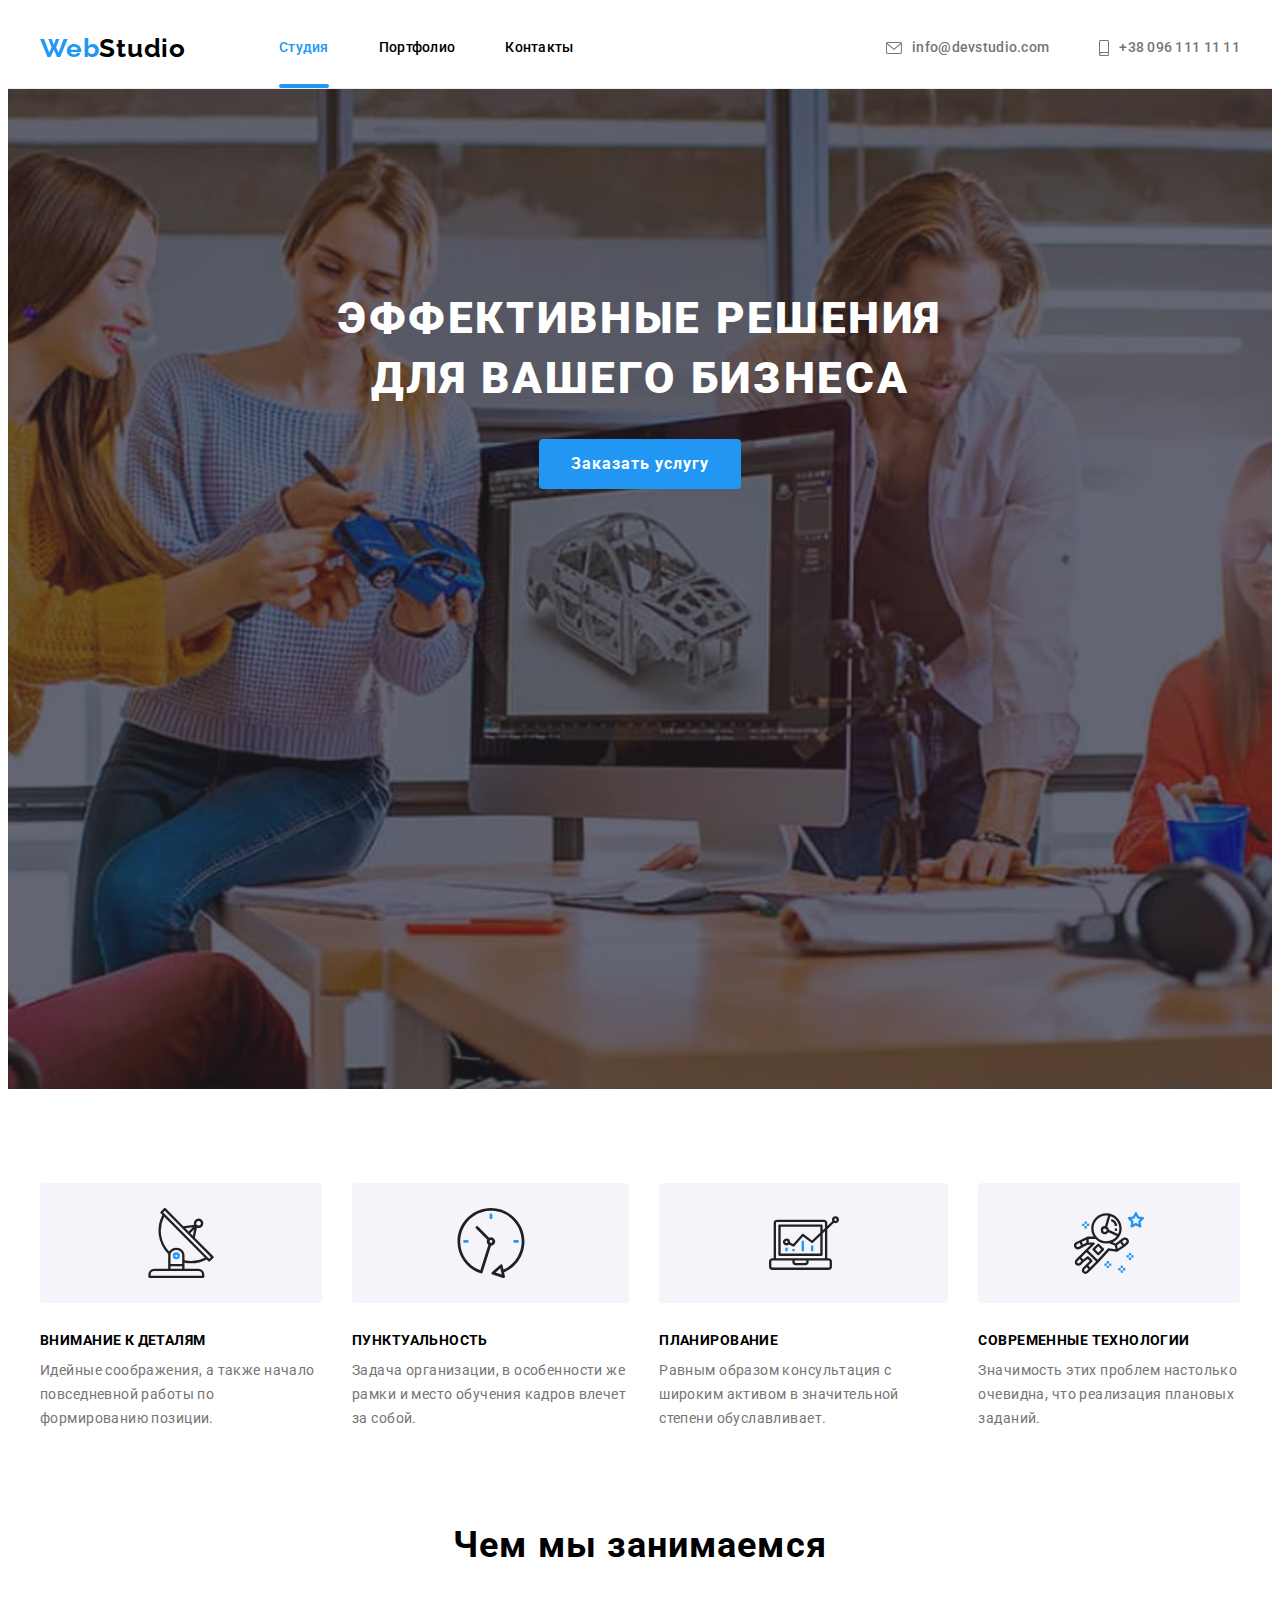
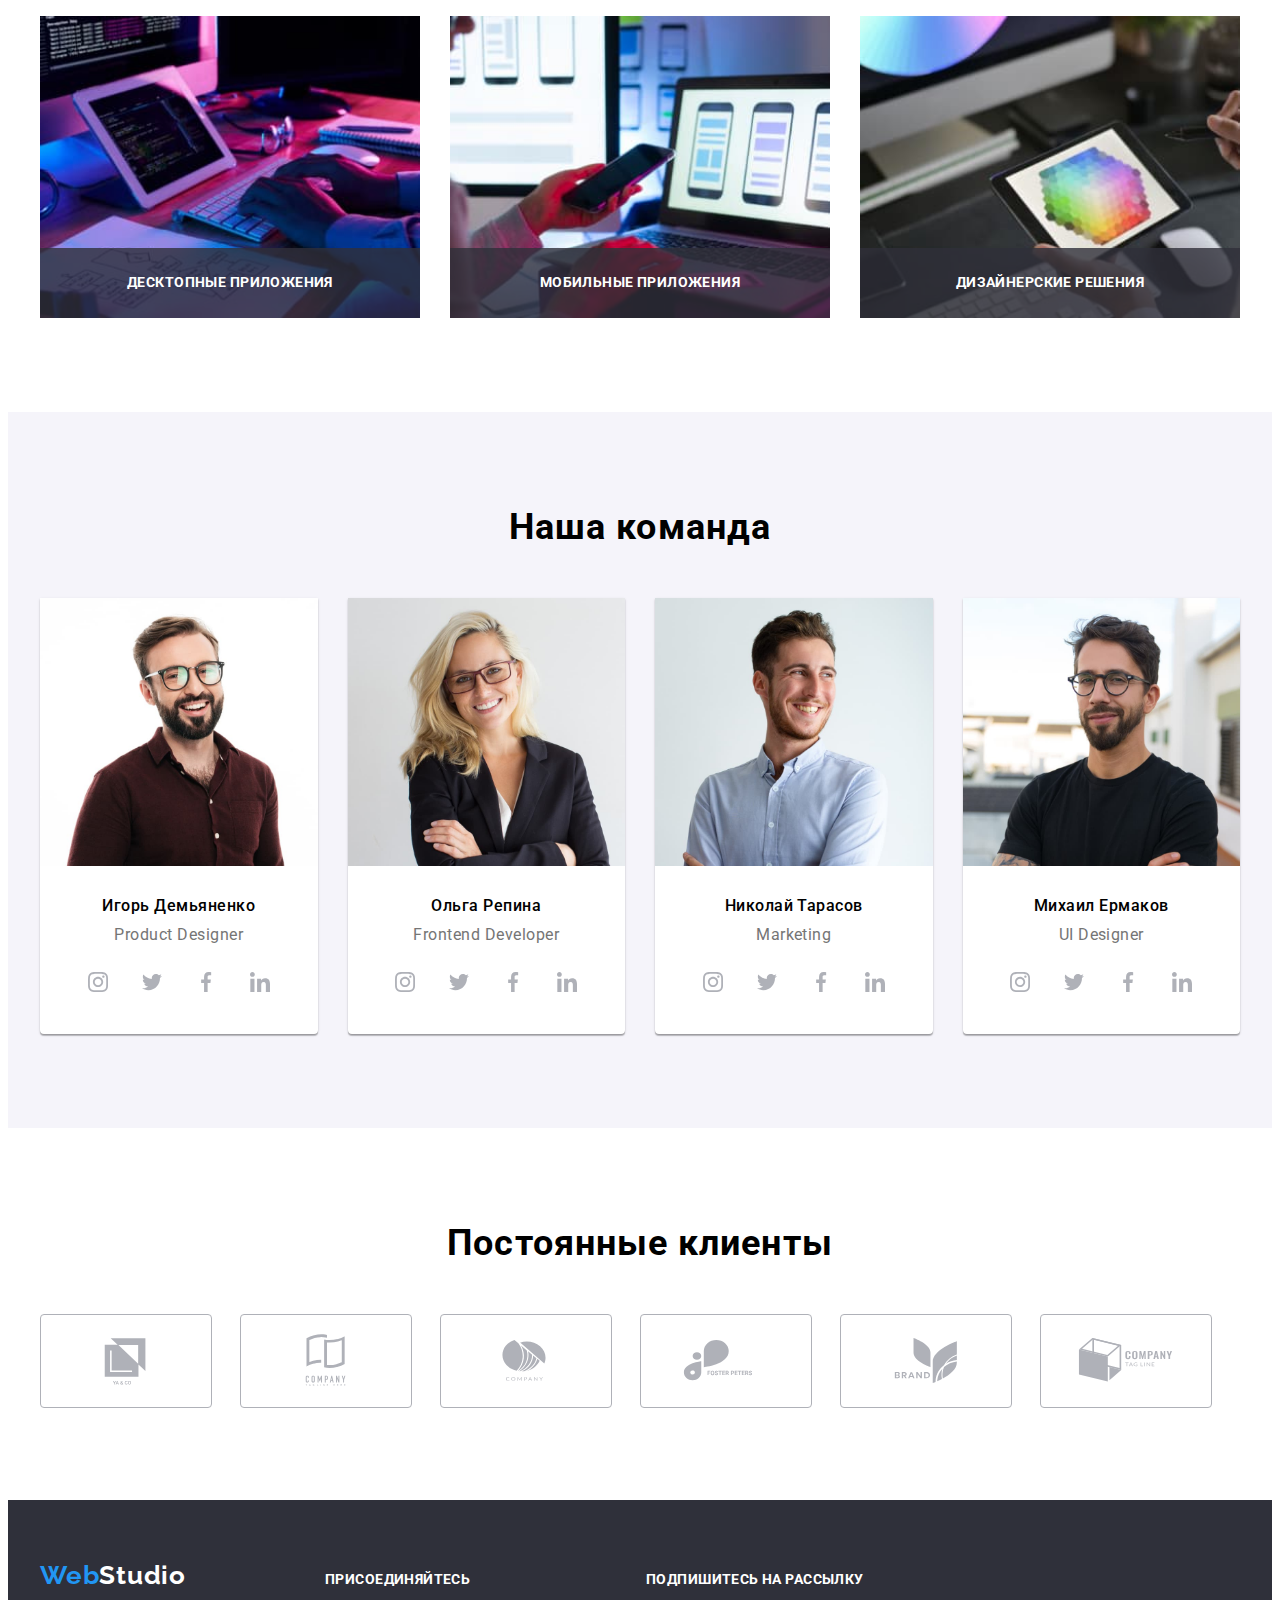
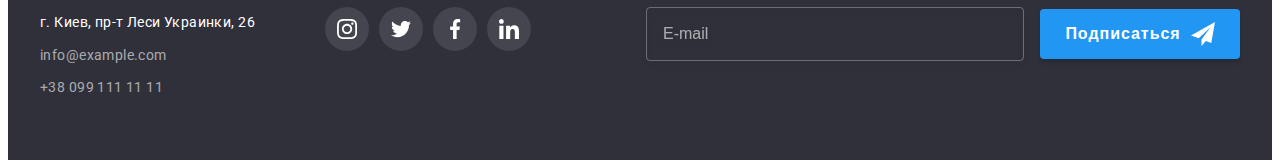
<file: index.html>
<!DOCTYPE html>
<html lang="ru">
  <head>
    <meta charset="UTF-8" />
    <meta http-equiv="X-UA-Compatible" content="IE=edge" />
    <meta name="viewport" content="width=device-width, initial-scale=1.0" />
    <title>WebStudio</title>
    <link
      href="https://fonts.googleapis.com/css2?family=Raleway:wght@700&family=Roboto:wght@400;500;700;900&display=swap"
      rel="stylesheet"
    />
    <link
      rel="stylesheet"
      href="https://cdnjs.cloudflare.com/ajax/libs/modern-normalize/1.1.0/modern-normalize.min.css"
      integrity="sha512-wpPYUAdjBVSE4KJnH1VR1HeZfpl1ub8YT/NKx4PuQ5NmX2tKuGu6U/JRp5y+Y8XG2tV+wKQpNHVUX03MfMFn9Q=="
      crossorigin="anonymous"
      referrerpolicy="no-referrer"
    />
    <link rel="stylesheet" href="./css/styles.css" />
  </head>
  <body>
    <header class="header">
      <div class="container">
        <nav class="nav">
          <ul class="nav-list list">
            <li class="nav-item">
              <a href="" class="logo link"
                >Web<span class="header-logo">Studio</span></a
              >
            </li>
            <li class="nav-item">
              <a href="" class="nav-link current link">Студия</a>
            </li>
            <li class="nav-item">
              <a href="./portfolio.html" class="nav-link link">Портфолио</a>
            </li>
            <li class="nav-item">
              <a href="" class="nav-link link">Контакты</a>
            </li>
          </ul>
        </nav>
        <ul class="contacts-list list">
          <li class="contacts-item">
            <a href="mailto:info@devstudio.com" class="contacts-link link">
              <svg class="contacts-icon" width="16" height="12"><use href="./img/icons.svg#icon-envelope"></use></svg>
              info@devstudio.com
            </a>
          </li>
          <li class="contacts-item">
            <a href="tel:+380961111111" class="contacts-link link"
              ><svg class="contacts-icon" width="10" height="16"><use href="./img/icons.svg#icon-smartphone"></use></svg>
              +38 096 111 11 11
            </a>
          </li>
        </ul>
      </div>
    </header>
    <main>
      <section class="hero overlay">
        <h1 class="hero-title">Эффективные решения для вашего бизнеса</h1>
        <button type="button" class="hero-btn button" data-modal-open>Заказать услугу</button>
      </section>
      <section class="features section">
        <div class="container">
          <h2 class="visually-hidden">Наши преимущества</h2>
          <ul class="features-list list">
            <li class="features-item icon-antenna">
              <h3 class="features-subtitle">Внимание к деталям</h3>
              <p class="features-text">
                Идейные соображения, а также начало повседневной работы по
                формированию позиции.
              </p>
            </li>
            <li class="features-item icon-clock">
              <h3 class="features-subtitle">Пунктуальность</h3>
              <p class="features-text">
                Задача организации, в особенности же рамки и место обучения
                кадров влечет за собой.
              </p>
            </li>
            <li class="features-item icon-diagram">
              <h3 class="features-subtitle">Планирование</h3>
              <p class="features-text">
                Равным образом консультация с широким активом в значительной
                степени обуславливает.
              </p>
            </li>
            <li class="features-item icon-astronaut">
              <h3 class="features-subtitle">Современные технологии</h3>
              <p class="features-text">
                Значимость этих проблем настолько очевидна, что реализация
                плановых заданий.
              </p>
            </li>
          </ul>
        </div>
      </section>
      <section class="work bottom-padding">
        <div class="container">
          <h2 class="work-title title">Чем мы занимаемся</h2>
          <ul class="work-list list">
            <li class="work-item">
              <div class="work-wrap">
                <img src="./img/work1.jpg" width="370" alt="Фото кодирования" />
                <div class="work-subtitle-container">
                  <h3 class="work-subtitle">Десктопные приложения</h3>
              </div>
            </div>
            </li>
            <li class="work-item">
              <div class="work-wrap">
              <img
                src="./img/work2.jpg"
                width="370"
                alt="Фото создания интерфейса"
              />
              <div class="work-subtitle-container">
                <h3 class="work-subtitle">Мобильные приложения</h3>
              </div>
            </div>
            </li>
            <li class="work-item">
              <div class="work-wrap">
              <img
                src="./img/work3.jpg"
                width="370"
                alt="Фото подбора цветов"
              />
              <div class="work-subtitle-container">
                <h3 class="work-subtitle">Дизайнерские решения</h3>
              </div>
            </div>
            </li>
          </ul>
        </div>
      </section>
      <section class="team section">
        <div class="container">
          <h2 class="team-title title">Наша команда</h2>
          <ul class="team-list list">
            <li class="team-item">
              <img src="./img/team1.jpg" width="270" alt="Фото сотрудника 1" />
              <div class="team-container">
                <h3 class="team-subtitle">Игорь Демьяненко</h3>
                <p lang="en" class="team-text">Product Designer</p>
                <ul class="social-list list">
                  <li class="social-item">
                    <a href="" class="social-link link">
                      <svg class="social-icon" width="20" height="20">
                        <use href="./img/icons.svg#icon-instagram"></use>
                      </svg>
                    </a>
                  </li>
                  <li class="social-item">
                    <a href="" class="social-link link">
                      <svg class="social-icon" width="20" height="20">
                        <use href="./img/icons.svg#icon-twitter"></use>
                      </svg>
                    </a>
                  </li>
                  <li class="social-item">
                    <a href="" class="social-link link">
                      <svg class="social-icon" width="20" height="20">
                        <use href="./img/icons.svg#icon-facebook"></use>
                      </svg>
                    </a>
                  </li>
                  <li class="social-item">
                    <a href="" class="social-link link">
                      <svg class="social-icon" width="20" height="20">
                        <use href="./img/icons.svg#icon-linkedin"></use>
                      </svg>
                    </a>
                  </li>
                </ul>
            </div>
            </li>
            <li class="team-item">
              <img src="./img/team2.jpg" width="270" alt="Фото сотрудника 2" />
              <div class="team-container">
                <h3 class="team-subtitle">Ольга Репина</h3>
                <p lang="en" class="team-text">Frontend Developer</p>
              <ul class="social-list list">
                  <li class="social-item">
                    <a href="" class="social-link link">
                      <svg class="social-icon" width="20" height="20">
                        <use href="./img/icons.svg#icon-instagram"></use>
                      </svg>
                    </a>
                  </li>
                  <li class="social-item">
                    <a href="" class="social-link link">
                      <svg class="social-icon" width="20" height="20">
                        <use href="./img/icons.svg#icon-twitter"></use>
                      </svg>
                    </a>
                  </li>
                  <li class="social-item">
                    <a href="" class="social-link link">
                      <svg class="social-icon" width="20" height="20">
                        <use href="./img/icons.svg#icon-facebook"></use>
                      </svg>
                    </a>
                  </li>
                  <li class="social-item">
                    <a href="" class="social-link link">
                      <svg class="social-icon" width="20" height="20">
                        <use href="./img/icons.svg#icon-linkedin"></use>
                      </svg>
                    </a>
                  </li>
                </ul>
              </div>
            </li>
            <li class="team-item">
              <img src="./img/team3.jpg" width="270" alt="Фото сотрудника 3" />
              <div class="team-container">
                <h3 class="team-subtitle">Николай Тарасов</h3>
                <p lang="en" class="team-text">Marketing</p>
              <ul class="social-list list">
                  <li class="social-item">
                    <a href="" class="social-link link">
                      <svg class="social-icon" width="20" height="20">
                        <use href="./img/icons.svg#icon-instagram"></use>
                      </svg>
                    </a>
                  </li>
                  <li class="social-item">
                    <a href="" class="social-link link">
                      <svg class="social-icon" width="20" height="20">
                        <use href="./img/icons.svg#icon-twitter"></use>
                      </svg>
                    </a>
                  </li>
                  <li class="social-item">
                    <a href="" class="social-link link">
                      <svg class="social-icon" width="20" height="20">
                        <use href="./img/icons.svg#icon-facebook"></use>
                      </svg>
                    </a>
                  </li>
                  <li class="social-item">
                    <a href="" class="social-link link">
                      <svg class="social-icon" width="20" height="20">
                        <use href="./img/icons.svg#icon-linkedin"></use>
                      </svg>
                    </a>
                  </li>
                </ul>
              </div>
            </li>
            <li class="team-item">
              <img src="./img/team4.jpg" width="270" alt="Фото сотрудника 4" />
              <div class="team-container">
                <h3 class="team-subtitle">Михаил Ермаков</h3>
                <p lang="en" class="team-text">UI Designer</p>
              <ul class="social-list list">
                  <li class="social-item">
                    <a href="" class="social-link link">
                      <svg class="social-icon" width="20" height="20">
                        <use href="./img/icons.svg#icon-instagram"></use>
                      </svg>
                    </a>
                  </li>
                  <li class="social-item">
                    <a href="" class="social-link link">
                      <svg class="social-icon" width="20" height="20">
                        <use href="./img/icons.svg#icon-twitter"></use>
                      </svg>
                    </a>
                  </li>
                  <li class="social-item">
                    <a href="" class="social-link link">
                      <svg class="social-icon" width="20" height="20">
                        <use href="./img/icons.svg#icon-facebook"></use>
                      </svg>
                    </a>
                  </li>
                  <li class="social-item">
                    <a href="" class="social-link link">
                      <svg class="social-icon" width="20" height="20">
                        <use href="./img/icons.svg#icon-linkedin"></use>
                      </svg>
                    </a>
                  </li>
                </ul>
              </div>
            </li>
          </ul>
        </div>
      </section>
      <section class="clients section">
        <div class="container">
          <h2 class="clients-title title">Постоянные клиенты</h2>
          <ul class="clients-list list">
            <li class="clients-item"><a href="" class="clients-link link">
              <svg class="clients-logo" width="106" height="60">
                <use href="./img/icons.svg#icon-logo1"></use>
              </svg>
            </a></li>
            <li class="clients-item"><a href="" class="clients-link link">
              <svg class="clients-logo" width="106" height="60">
                <use href="./img/icons.svg#icon-logo2"></use>
              </svg>
            </a></li>
            <li class="clients-item"><a href="" class="clients-link link">
              <svg class="clients-logo" width="106" height="60">
                <use href="./img/icons.svg#icon-logo3"></use>
              </svg>
            </a></li>
            <li class="clients-item"><a href="" class="clients-link link">
              <svg class="clients-logo" width="106" height="60">
                <use href="./img/icons.svg#icon-logo4"></use>
              </svg>
            </a></li>
            <li class="clients-item"><a href="" class="clients-link link">
              <svg class="clients-logo" width="106" height="60">
                <use href="./img/icons.svg#icon-logo5"></use>
              </svg>
            </a></li>
            <li class="clients-item"><a href="" class="clients-link link">
              <svg class="clients-logo" width="106" height="60">
                <use href="./img/icons.svg#icon-logo6"></use>
              </svg>
            </a></li>
          </ul>
        </div>
      </section>
    </main>
    <footer class="footer">
      <div class="container">
        <div class="address-container">
        <a href="" class="logo link"
          >Web<span class="footer-logo">Studio</span></a>
        <address class="address">
          <ul class="address-list list">
            <li class="address-item">
              <a
                href="https://goo.gl/maps/W3Zv1NeJPZBBUoi46"
                target="_blank"
                rel="noopener nofollow norefe"
                class="address-link map link"
                >г. Киев, пр-т Леси Украинки, 26</a
              >
            </li>
            <li class="address-item">
              <a href="mailto:info@example.com" class="address-link link"
                >info@example.com</a
              >
            </li>
            <li class="address-item">
              <a href="tel:+380991111111" class="address-link link"
                >+38 099 111 11 11</a
              >
            </li>
          </ul>
        </address>
      </div>
      <div class="social-container">
          <h3 class="footer-subtitle">присоединяйтесь</h3>
          <ul class="social-list list">
            <li class="social-item">
              <a href="" class="social-link link">
                <svg class="social-icon" width="20" height="20">
                  <use href="./img/icons.svg#icon-instagram"></use>
                </svg>
              </a>
            </li>
            <li class="social-item">
              <a href="" class="social-link link">
                <svg class="social-icon" width="20" height="20">
                  <use href="./img/icons.svg#icon-twitter"></use>
                </svg>
              </a>
            </li>
            <li class="social-item">
              <a href="" class="social-link link">
                <svg class="social-icon" width="20" height="20">
                  <use href="./img/icons.svg#icon-facebook"></use>
                </svg>
              </a>
            </li>
            <li class="social-item">
              <a href="" class="social-link link">
                <svg class="social-icon" width="20" height="20">
                  <use href="./img/icons.svg#icon-linkedin"></use>
                </svg>
              </a>
            </li>
          </ul>
        </div>
        <div class="newsletter-container">
          <h3 class="footer-subtitle">Подпишитесь на рассылку</h3>
          <form class="newsletter">
              <input type="email" name="email" class="newsletter-input" placeholder="E-mail">
              <button type="submit" class="newsletter-btn">Подписаться
                <svg class="newsletter-icon" width="24" height="24">
                <use href="./img/icons.svg#icon-send"></use>
              </svg>
            </button>
          </form>
        </div>
      </div>
    </footer>
    <div class="backdrop is-hidden" data-modal>
      <div class="modal">
        <button type="button" class="close-btn button" data-modal-close>
          <svg class="close-icon" width="18" height="18">
            <use href="./img/icons.svg#icon-close"></use>
          </svg>
        </button>
        <form class="modal-form">
          <h3 class="modal-title">Оставьте свои данные, мы вам перезвоним</h3>
          <div class="modal-field">
            <label for="client-name" class="modal-label">Имя</label>
            <div class="input-wrap">
              <input type="text" class="modal-input" name="client-name" id="client-name"/>
              <svg class="modal-icon" width="18" height="18">
                <use href="./img/icons.svg#icon-name"></use>
              </svg>
            </div>
          </div>
          <div class="modal-field">
            <label for="client-tel" class="modal-label">Телефон</label>
            <div class="input-wrap">
              <input type="tel" class="modal-input" name="client-tel" id="client-tel"/>
              <svg class="modal-icon" width="18" height="18">
              <use href="./img/icons.svg#icon-phone"></use>
            </svg>
            </div>
          </div>
          <div class="modal-field">
            <label for="client-email" class="modal-label">Почта</label>
            <div class="input-wrap">
              <input type="email" class="modal-input" name="client-email" id="client-email"/>
              <svg class="modal-icon" width="18" height="18">
              <use href="./img/icons.svg#icon-email"></use>
            </svg>
            </div>
          </div>
          <div class="modal-comment">
            <label for="client-comment" class="modal-label">Комментарий</label>
            <textarea class="modal-input comment" name="client-comment" id="client-comment" placeholder="Введите текст"></textarea>
          </div>
          <div class="modal-checkbox">
            <input type="checkbox" class="modal-policy visually-hidden" name="policy" id="policy"/>
            <label for="policy" class="checkbox-label">
              <span class="icon-checkbox">
                <svg class="icon-check" width="11" height="8">
                  <use href="./img/icons.svg#icon-check"></use>
                </svg>
              </span>
              Соглашаюсь с рассылкой и принимаю
              <a href="" class="policy-link">Условия договора</a></label>
          </div>
          <button type="submit" class="modal-btn button">Отправить</button>
        </form>
      </div>
    </div>
    <script src="./js/modal.js"></script>
  </body>
</html>
</file>
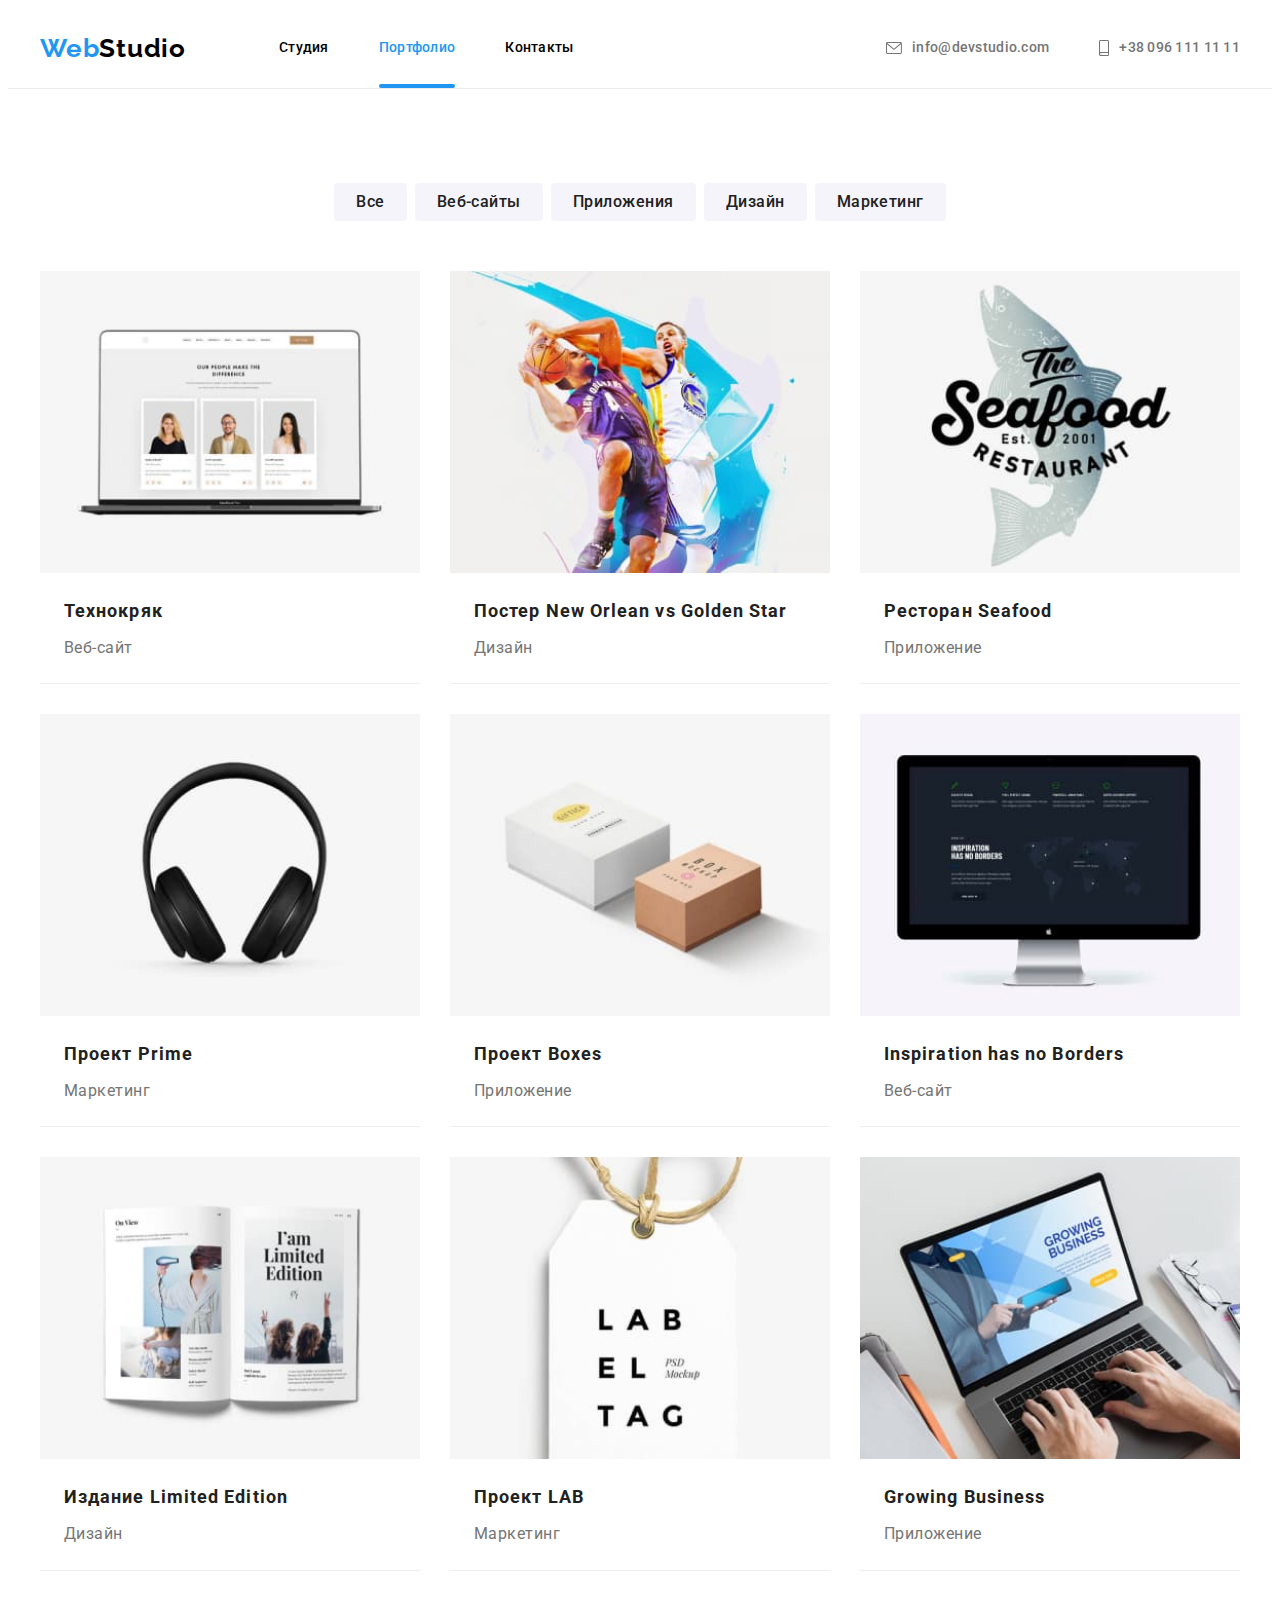
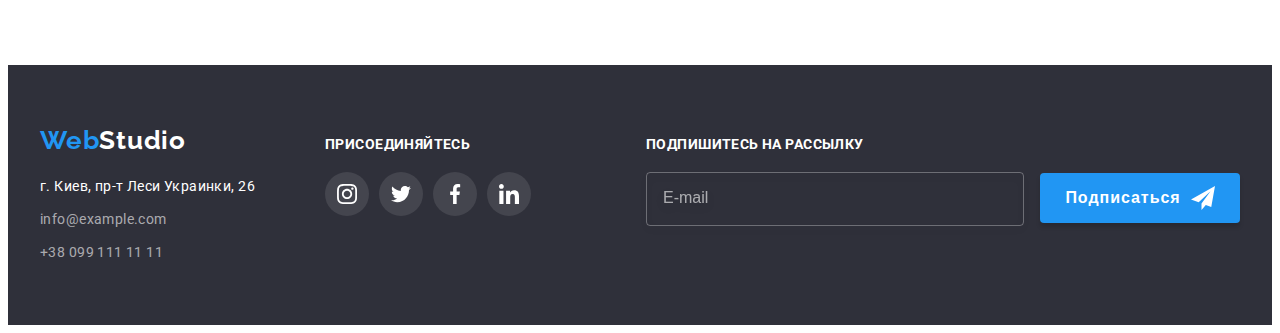
<file: portfolio.html>
<!DOCTYPE html>
<html lang="ru">
  <head>
    <meta charset="UTF-8" />
    <meta http-equiv="X-UA-Compatible" content="IE=edge" />
    <meta name="viewport" content="width=device-width, initial-scale=1.0" />
    <title>Portfolio</title>
    <link
      href="https://fonts.googleapis.com/css2?family=Raleway:wght@700&family=Roboto:wght@400;500;700;900&display=swap"
      rel="stylesheet"
    />
    <link
      rel="stylesheet"
      href="https://cdnjs.cloudflare.com/ajax/libs/modern-normalize/1.1.0/modern-normalize.min.css"
      integrity="sha512-wpPYUAdjBVSE4KJnH1VR1HeZfpl1ub8YT/NKx4PuQ5NmX2tKuGu6U/JRp5y+Y8XG2tV+wKQpNHVUX03MfMFn9Q=="
      crossorigin="anonymous"
      referrerpolicy="no-referrer"
    />
    <link rel="stylesheet" href="./css/styles.css" />
  </head>
  <body>
    <header class="header">
      <div class="container">
        <nav class="nav">
          <ul class="nav-list list">
            <li class="nav-item">
              <a href="" class="logo link"
                >Web<span class="header-logo">Studio</span></a
              >
            </li>
            <li class="nav-item">
              <a href="./index.html" class="nav-link link">Студия</a>
            </li>
            <li class="nav-item">
              <a href="" class="nav-link current link">Портфолио</a>
            </li>
            <li class="nav-item">
              <a href="" class="nav-link link">Контакты</a>
            </li>
          </ul>
        </nav>
        <ul class="contacts-list list">
          <li class="contacts-item">
            <a href="mailto:info@devstudio.com" class="contacts-link link">
              <svg class="contacts-icon" width="16" height="12"><use href="./img/icons.svg#icon-envelope"></use></svg>
              info@devstudio.com
            </a>
          </li>
          <li class="contacts-item">
            <a href="tel:+380961111111" class="contacts-link link"
              ><svg class="contacts-icon" width="10" height="16"><use href="./img/icons.svg#icon-smartphone"></use></svg>
              +38 096 111 11 11
            </a>
          </li>
        </ul>
      </div>
    </header>
    <main>
      <section class="projects section">
        <div class="container">
          <h1 class="visually-hidden">Примеры работ</h1>
          <ul class="projects-list list">
            <li class="projects-item">
              <button type="button" class="projects-btn button">Все</button>
            </li>
            <li class="projects-item">
              <button type="button" class="projects-btn button">
                Веб-сайты
              </button>
            </li>
            <li class="projects-item">
              <button type="button" class="projects-btn button">
                Приложения
              </button>
            </li>
            <li class="projects-item">
              <button type="button" class="projects-btn button">Дизайн</button>
            </li>
            <li class="projects-item">
              <button type="button" class="projects-btn button">
                Маркетинг
              </button>
            </li>
          </ul>
          <ul class="examples-list list">
            <li class="examples-item">
              <a href="" class="examples-link link">
                <div class="examples-wrap">
                <img
                src="./img/project1.jpg"
                width="370"
                alt="Веб-сайт на экране ноутбука"
              />
              <p class="examples-description">
                Ресурс предлагает комплексные предложения с разным уровнем 
                функционала и сервисов. Все это позволит посетителю получить 
                исчерпывающие сведения о компании или частном лице.</p>
            </div>
              <div class="examples-container">
                <h2 class="examples-title">Технокряк</h2>
                <p class="examples-text">Веб-сайт</p>
              </div>
            </a>
            </li>
            <li class="examples-item">
              <a href="" class="examples-link link">
                <div class="examples-wrap">
                <img
                src="./img/project2.jpg"
                width="370"
                alt="Постер баскетбол"/>
              <p class="examples-description">
                Ресурс предлагает комплексные предложения с разным уровнем 
                функционала и сервисов. Все это позволит посетителю получить 
                исчерпывающие сведения о компании или частном лице.</p>
              </div>
              <div class="examples-container">
                <h2 class="examples-title">Постер New Orlean vs Golden Star</h2>
                <p class="examples-text">Дизайн</p>
              </div>
            </a>
            </li>
            <li class="examples-item">
              <a href="" class="examples-link link">
                <div class="examples-wrap">
                <img
                src="./img/project3.jpg"
                width="370"
                alt="Лого ресторана Seafood"/>
              <p class="examples-description">
                Ресурс предлагает комплексные предложения с разным уровнем 
                функционала и сервисов. Все это позволит посетителю получить 
                исчерпывающие сведения о компании или частном лице.</p>
              </div>
              <div class="examples-container">
                <h2 class="examples-title">Ресторан Seafood</h2>
                <p class="examples-text">Приложение</p>
              </div>
            </a>
            </li>
            <li class="examples-item">
              <a href="" class="examples-link link">
                <div class="examples-wrap">
                <img src="./img/project4.jpg" width="370" alt="Наушники" />
                <p class="examples-description">
                Ресурс предлагает комплексные предложения с разным уровнем 
                функционала и сервисов. Все это позволит посетителю получить 
                исчерпывающие сведения о компании или частном лице.</p>
              </div>
              <div class="examples-container">
                <h2 class="examples-title">Проект Prime</h2>
                <p class="examples-text">Маркетинг</p>
              </div>
            </a>
            </li>
            <li class="examples-item">
              <a href="" class="examples-link link">
                <div class="examples-wrap">
                <img src="./img/project5.jpg" width="370" alt="Две коробки" />
                <p class="examples-description">
                Ресурс предлагает комплексные предложения с разным уровнем 
                функционала и сервисов. Все это позволит посетителю получить 
                исчерпывающие сведения о компании или частном лице.</p>
              </div>
              <div class="examples-container">
                <h2 class="examples-title">Проект Boxes</h2>
                <p class="examples-text">Приложение</p>
              </div>
            </a>
            </li>
            <li class="examples-item">
              <a href="" class="examples-link link">
                <div class="examples-wrap">
                <img
                src="./img/project6.jpg"
                width="370"
                alt="Веб-сайт на экране компьютера"/>
              <p class="examples-description">
                Ресурс предлагает комплексные предложения с разным уровнем 
                функционала и сервисов. Все это позволит посетителю получить 
                исчерпывающие сведения о компании или частном лице.</p>
              </div>
              <div class="examples-container">
                <h2 class="examples-title">Inspiration has no Borders</h2>
                <p class="examples-text">Веб-сайт</p>
              </div>
            </a>
            </li>
            <li class="examples-item">
              <a href="" class="examples-link link">
                <div class="examples-wrap">
                <img
                src="./img/project7.jpg"
                width="370"
                alt="Две страницы журнала"/>
              <p class="examples-description">
                Ресурс предлагает комплексные предложения с разным уровнем 
                функционала и сервисов. Все это позволит посетителю получить 
                исчерпывающие сведения о компании или частном лице.</p>
              </div>
              <div class="examples-container">
                <h2 class="examples-title">Издание Limited Edition</h2>
                <p class="examples-text">Дизайн</p>
              </div>
            </a>
            </li>
            <li class="examples-item">
              <a href="" class="examples-link link">
                <div class="examples-wrap">
                <img src="./img/project8.jpg" width="370" alt="Бирка" />
                <p class="examples-description">
                Ресурс предлагает комплексные предложения с разным уровнем 
                функционала и сервисов. Все это позволит посетителю получить 
                исчерпывающие сведения о компании или частном лице.</p>
              </div>
              <div class="examples-container">
                <h2 class="examples-title">Проект LAB</h2>
                <p class="examples-text">Маркетинг</p>
              </div>
            </a>
            </li>
            <li class="examples-item">
              <a href="" class="examples-link link">
                <div class="examples-wrap">
                <img
                src="./img/project9.jpg"
                width="370"
                alt="Веб-сайт на экране ноутбука"/>
              <p class="examples-description">
                Ресурс предлагает комплексные предложения с разным уровнем 
                функционала и сервисов. Все это позволит посетителю получить 
                исчерпывающие сведения о компании или частном лице.</p>
              </div>
              <div class="examples-container">
                <h2 class="examples-title">Growing Business</h2>
                <p class="examples-text">Приложение</p>
              </div>
            </a>
            </li>
          </ul>
        </div>
      </section>
    </main>
    <footer class="footer">
      <div class="container">
        <div class="address-container">
        <a href="" class="logo link"
          >Web<span class="footer-logo">Studio</span></a>
        <address class="address">
          <ul class="address-list list">
            <li class="address-item">
              <a
                href="https://goo.gl/maps/W3Zv1NeJPZBBUoi46"
                target="_blank"
                rel="noopener nofollow norefe"
                class="address-link map link"
                >г. Киев, пр-т Леси Украинки, 26</a
              >
            </li>
            <li class="address-item">
              <a href="mailto:info@example.com" class="address-link link"
                >info@example.com</a
              >
            </li>
            <li class="address-item">
              <a href="tel:+380991111111" class="address-link link"
                >+38 099 111 11 11</a
              >
            </li>
          </ul>
        </address>
      </div>
      <div class="social-container">
          <h3 class="footer-subtitle">присоединяйтесь</h3>
          <ul class="social-list list">
            <li class="social-item">
              <a href="" class="social-link link">
                <svg class="social-icon" width="20" height="20">
                  <use href="./img/icons.svg#icon-instagram"></use>
                </svg>
              </a>
            </li>
            <li class="social-item">
              <a href="" class="social-link link">
                <svg class="social-icon" width="20" height="20">
                  <use href="./img/icons.svg#icon-twitter"></use>
                </svg>
              </a>
            </li>
            <li class="social-item">
              <a href="" class="social-link link">
                <svg class="social-icon" width="20" height="20">
                  <use href="./img/icons.svg#icon-facebook"></use>
                </svg>
              </a>
            </li>
            <li class="social-item">
              <a href="" class="social-link link">
                <svg class="social-icon" width="20" height="20">
                  <use href="./img/icons.svg#icon-linkedin"></use>
                </svg>
              </a>
            </li>
          </ul>
        </div>
        <div class="newsletter-container">
          <h3 class="footer-subtitle">Подпишитесь на рассылку</h3>
          <form class="newsletter">
              <input type="email" name="email" class="newsletter-input" placeholder="E-mail">
              <button type="submit" class="newsletter-btn">Подписаться
                <svg class="newsletter-icon" width="24" height="24">
                <use href="./img/icons.svg#icon-send"></use>
              </svg>
            </button>
          </form>
        </div>
      </div>
    </footer>
  </body>
</html>
</file>
<file: css/styles.css>
:root {
  --primary-text-color: #212121;
  --secondary-text-color: #757575;
  --accent-color: #2196f3;
  --primary-white-color: #ffffff;
  --secondary-white-color: #f5f4fa;
  --background-black-color: #2f303a;
  --transition-duration-timing: 250ms cubic-bezier(0.4, 0, 0.2, 1);
}

p,
h1,
h2,
h3,
h4,
h5,
h6 {
  margin: 0;
}

img {
  display: block;
  width: 100%;
  height: auto;
}

body {
  font-family: "Roboto"; sans-serif;
  color: var(--primary--text-color);
}

.container {
  width: 1200px;
  margin: 0 auto;
  padding-left: 15px;
  padding-right: 15px;
}

.list {
  list-style: none;
  margin: 0;
  padding-left: 0;
}

.link {
  text-decoration: none;
}

.button {
  font-family: inherit;
  cursor: pointer;
}

.title {
font-size: 36px;
line-height: 1.17;
letter-spacing: 0.03em;
}

.logo {
  font-family: 'Raleway';
  font-weight: 700;
  font-size: 26px;
  line-height: 1.19;
  letter-spacing: 0.03em;
  color:var(--accent-color);
}

/* --------------------------------HEADER-------------------------------------------- */

.header {
  border-bottom: 1px solid #ECECEC;
}

.header .container {
  display: flex;
  align-items: center;
}

.nav-list {
  display: flex;
  align-items: center;
}

.nav-item:first-child {
  margin-right: 93px;
}

.nav-item:nth-child(n+3) {
  margin-left: 50px;
}

.contacts-list {
  display: flex;
  margin-left: auto;
}

.contacts-icon {
  margin-right: 10px;
  fill: currentColor;
}

.contacts-item + .contacts-item {
  margin-left: 50px;
}

.header-logo {
  color: #000000;
}

.nav-link,
.contacts-link {
  display: flex;
  padding: 32px 0;
  align-items: center;
  
  font-weight: 500;
  font-size: 14px;
  line-height: 1.14;
  letter-spacing: 0.02em;
}

.nav-link {
  color: var(--primary--text-color);
  transition: color var(--transition-duration-timing);
}

.nav-link.current {
  position: relative;
  color: var(--accent-color);
}

.nav-link.current::after {
  content: "";
  width: 100%;
  height: 4px;
  border-radius: 2px;
  position: absolute;
  bottom: 0;

  background-color: var(--accent-color);
}

.contacts-link {
  color: var(--secondary-text-color);
  transition: color var(--transition-duration-timing);
}

.nav-link:hover,
.nav-link:focus,
.contacts-link:hover,
.contacts-link:focus {
  color: var(--accent-color);
}

/* --------------------------------HERO----------------------------- */

.overlay {
  max-width: 1600px;
  height: 600px;
  margin-left: auto;
  margin-right: auto;
  background-image: linear-gradient(
    to right,
    rgba(47, 48, 58, 0.4),
    rgba(47, 48, 58, 0.4)),
    url(../img/overlay.jpg);

  background-repeat: no-repeat;
  background-position: center;
  background-size: cover;
  background-color: var(--background-black-color);
}

.hero {
  padding-top: 200px;
  padding-bottom: 200px;
}

.hero-title {
  width: 696px;
  margin: 0 auto 30px;
  
  font-weight: 900;
  font-size: 44px;
  line-height: 1.36;
  text-align: center;
  letter-spacing: 0.06em;
  text-transform: uppercase;
  color: var(--primary-white-color);
}

.hero-btn {
  display: block;
  margin: 0 auto;
  border-radius: 4px;
  padding: 10px 32px;
  min-width: 200px;
  
  font-weight: 700;
  font-size: 16px;
  line-height: 1.9;
  display: flex;
  align-items: center;
  text-align: center;
  letter-spacing: 0.06em;
  border-style: none;
  
  color: var(--primary-white-color);
  background-color: var(--accent-color);

  transition: background-color var(--transition-duration-timing);
}

.hero-btn:hover,
.hero-btn:focus {
  background-color: #188CE8;
}

/* -----------------------------FEATURES----------------------------------- */

.section {
  padding-top: 94px;
  padding-bottom: 94px;
}

.bottom-padding {
  padding-bottom: 94px;
}

.features-list {
  display: flex;
}

.features-item:not(:last-child) {
  margin-right: 30px;
}

.visually-hidden {
  position: absolute;
  white-space: nowrap;
  width: 1px;
  height: 1px;
  overflow: hidden;
  border: 0;
  padding: 0;
  clip: rect(0 0 0 0);
  clip-path: inset(50%);
  margin: -1px;
}

.features-subtitle {
  margin-bottom: 10px;
  font-size: 14px;
  line-height: 1.14;
  letter-spacing: 0.03em;
  text-transform: uppercase;
}

.features-text {
  font-size: 14px;
  line-height: 1.7;
  letter-spacing: 0.03em;
  
  color:var(--secondary-text-color);
}

.features-item::before {
  display: block;
  content: "";
  height: 120px;
  margin-bottom: 30px;
  background-repeat: no-repeat;
  background-position: center;
  background-color: var(--secondary-white-color);
  border-radius: 4px;
}

.icon-antenna::before {
  background-image: url(../img/antenna.svg);
}

.icon-clock::before {
  background-image: url(../img/clock.svg);
}

.icon-diagram::before {
  background-image: url(../img/diagram.svg);
}

.icon-astronaut::before {
  background-image: url(../img/astronaut.svg);
}

/* -----------------------------------WORK-------------------------------- */

.work {
  text-align: center;
}

.work-title {
  margin-bottom: 50px;
}

.work-list {
  display: flex;
  margin-left: -30px;
}

.work-item {
  flex-basis: calc((100% - 90px)/3);
  margin-left: 30px;
}

.work-wrap {
  position: relative;
}

.work-subtitle-container {
  width: 100%;
  height: 70px;
  position: absolute;
  bottom: 0;
  display: flex;
  align-items: center;
  justify-content: center;
  background-color: rgba(47, 48, 58, 0.8);
}

.work-subtitle {
  font-size: 14px;
  line-height: 1.14;
  letter-spacing: 0.03em;
  text-transform: uppercase;

  color: var(--primary-white-color);
}

/* -----------------------------------TEAM-------------------------------- */

.team {
  background-color: var(--secondary-white-color);
  text-align: center;
}

.team-title {
  margin-bottom: 50px;
}

.team-list {
  display: flex;
  margin-left: -30px;
}

.team-item {
  flex-basis: calc((100%-120px)/4);
  margin-left: 30px;

  background-color: var(--primary-white-color);
  box-shadow: 0px 1px 3px rgba(0, 0, 0, 0.12), 0px 1px 1px rgba(0, 0, 0, 0.14), 0px 2px 1px rgba(0, 0, 0, 0.2);
  border-radius: 0px 0px 4px 4px;
}

.team-container {
  padding-top: 30px;
  padding-bottom: 30px;
}

.team-subtitle {
  margin-bottom: 10px;
}

.team-subtitle,
.team-text {
  font-size: 16px;
  line-height: 1.19;
  text-align: center;
  letter-spacing: 0.03em;
}

.team-subtitle {
  font-weight: 500;
}

.team-text {
  margin-bottom: 16px;
  color: var(--secondary-text-color);
}

.social-list{
  display: flex;
  justify-content: center;
}

.social-item {
  width: 44px;
  height: 44px;
}

.social-item:not(:last-child) {
  margin-right: 10px;
}

.social-link {
  width: 100%;
  height: 100%;
  display: flex;
  border-radius: 50%;
  align-items: center;
  justify-content: center;
  color: #AFB1B8;

  transition: color var(--transition-duration-timing), background-color var(--transition-duration-timing);
}

.social-icon {
  fill: currentColor;
}

.social-link:hover,
.social-link:focus {
  color: var(--primary-white-color);
  background-color: var(--accent-color);
}

/* ------------------------------------CLIENTS--------------------------------- */

.clients {
  text-align: center;
}

.clients-title {
  margin-bottom: 50px;
}

.clients-list {
  display: flex;
  margin-left: -30px;
}

.clients-item {
  flex-basis: calc((100%-150px)/6);
  margin-left: 30px;
  width: 170px;
  height: 92px;
}

.clients-link {
  width: 100%;
  height: 100%;
  display: flex;
  align-items: center;
  justify-content: center;
  border: 1px solid #AFB1B8;
  border-radius: 4px;

  color: #AFB1B8;

  transition: color var(--transition-duration-timing), border-color var(--transition-duration-timing);
}

.clients-logo {
  fill: currentColor;
}

.clients-link:hover,
.clients-link:focus {
  border-color: var(--accent-color);
  color: var(--accent-color);
}

/* ------------------------------------FOOTER--------------------------------- */

.footer {
  max-width: 1600px;
  margin: 0 auto;
  padding-top: 60px;
  padding-bottom: 60px;
  background-color: var(--background-black-color);
}

.footer .container {
  display: flex;
  align-items: baseline;
}

.address-container {
  margin-right: 70px;
}

.footer .logo {
  display: block;
  margin-bottom: 20px;
}

.address-item:not(:last-child) {
  margin-bottom: 9px;
}

.footer-logo {
  color: var(--primary-white-color);
}

.address {
  font-style: normal;
}

.address-link {
  font-size: 14px;
  line-height: 1.7;
  letter-spacing: 0.03em;
  
  color:rgba(255, 255, 255, 0.6);

  transition: color var(--transition-duration-timing);
}

.address-link:hover,
.address-link:focus {
  color: var(--accent-color);
}

.map {
  color: var(--primary-white-color);
}

.footer-subtitle {
  margin-bottom: 20px;
  font-size: 14px;
  line-height: 1.17;
  letter-spacing: 0.03em;
  text-transform: uppercase;

  color: var(--primary-white-color);
}

.footer .social-link {
  color: var(--primary-white-color);
  background-color: rgba(255, 255, 255, 0.1);

  transition: background-color var(--transition-duration-timing);
}

.footer .social-link:hover,
.footer .social-link:focus {
  background-color: var(--accent-color);
}

.newsletter-container {
  margin-left: auto;
}

.newsletter-input {
  width: 358px;
  height: 50px;
  margin-right: 12px;
  padding-left: 16px;
  border: 1px solid rgba(255, 255, 255, 0.3);
  border-radius: 4px;
  filter: drop-shadow(0px 4px 4px rgba(0, 0, 0, 0.15));
  outline: none;
  background-color: transparent;
  color: var(--accent-color);
}

.newsletter-input::placeholder {
  font-size: 16px;
  line-height: 20px;
  letter-spacing: 1.25;
  color: rgba(255, 255, 255, 0.6);
}

.newsletter-btn {
  min-width: 200px;
  height: 50px;
  display: inline-flex;
  align-items: center;
  justify-content: center;
  border-style: none;
  border-radius: 4px;
  background-color: var(--accent-color);
  box-shadow: 0px 4px 4px rgba(0, 0, 0, 0.15);
  
  font-weight: 700;
  font-size: 16px;
  line-height: 1.88;
  letter-spacing: 0.06em;
  color: var(--primary-white-color);
}

.newsletter-icon {
  margin-left: 10px;
}

/* -----------------------------------PORTFOLIO-PROJECTS---------------------------------- */

.projects-list {
  display: flex;
  justify-content: center;
  margin-bottom: 50px;
}

.projects-item:not(:last-child) {
  margin-right: 8px;
}

.visually-hidden {
  position: absolute;
  white-space: nowrap;
  width: 1px;
  height: 1px;
  overflow: hidden;
  border: 0;
  padding: 0;
  clip: rect(0 0 0 0);
  clip-path: inset(50%);
  margin: -1px;
}

.projects-btn {
  padding: 6px 22px;
  font-weight: 500;
  font-size: 16px;
  line-height: 1.6;
  text-align: center;
  letter-spacing: 0.03em;
  border-style: none;
  border-radius: 4px;
  
  background-color: var(--secondary-white-color);
  color:var(--primary-text-color);

  transition: background-color var(--transition-duration-timing), color var(--transition-duration-timing), box-shadow var(--transition-duration-timing);
}

.projects-btn:hover,
.projects-btn:focus {
  background-color:var(--accent-color);
  color: var(--primary-white-color);
  box-shadow: 0px 3px 1px rgba(0, 0, 0, 0.1), 0px 1px 2px rgba(0, 0, 0, 0.08), 0px 2px 2px rgba(0, 0, 0, 0.12);
}

.examples-list {
  display: flex;
  flex-wrap: wrap;
  margin: -15px;
}

.examples-title {
  margin-bottom: 4px;
}

.examples-item {
  flex-basis: calc((100% - 90px) / 3);
  margin: 15px;

  border-bottom: 1px solid #EEEEEE;
}

.examples-link {
  display: block;

  transition: box-shadow var(--transition-duration-timing);
}

.examples-link:hover,
.examples-link:focus {
  box-shadow: 1px 4px 6px rgba(0, 0, 0, 0.16), 0px 4px 4px rgba(0, 0, 0, 0.06), 0px 1px 1px rgba(0, 0, 0, 0.12);
}

.examples-container {
  padding: 20px 24px;
}

.examples-title {
  font-size: 18px;
  line-height: 2;
  letter-spacing: 0.06em;

  color: var(--primary-text-color);
}

.examples-text {
  font-size: 16px;
  line-height: 1.9;
  letter-spacing: 0.03em;
  
  color:var(--secondary-text-color);
}

.examples-wrap {
  position: relative;
  overflow: hidden;
}

.examples-description {
  position: absolute;
  top: 0;
  height: 100%;
  padding: 63px 24px;

  font-size: 18px;
  line-height: 1.56;
  letter-spacing: 0.03em;

  color: var(--primary-white-color);
  background-color: rgba(33, 150, 243, 0.9);

  transform: translateY(101%);
  transition: transform var(--transition-duration-timing);
}

.examples-link:hover .examples-description {
  transform: translateY(0);
}

/* -----------------------------------------MODAL----------------------------------- */

.backdrop {
  width: 100%;
  height: 100%;
  background-color: rgba(0, 0, 0, 0.2);
  position: fixed;
  top: 0;
  transition: opacity var(--transition-duration-timing), visibility var(--transition-duration-timing);
}

.modal {
  width: 528px;
  height: 581px;
  padding: 40px;
  background-color: var(--primary-white-color);
  border-radius: 4px;
  box-shadow: 0px 2px 1px rgba(0, 0, 0, 0.2), 0px 1px 1px rgba(0, 0, 0, 0.14), 0px 1px 3px rgba(0, 0, 0, 0.12);
  position: absolute;
  top: 50%;
  left: 50%;
  transform: translate(-50%, -50%) scale(1);
  transition: transform var(--transition-duration-timing), opacity var(--transition-duration-timing);
}

.is-hidden {
  opacity: 0;
  visibility: hidden;
  pointer-events: none;
}

.backdrop.is-hidden .modal {
  transform: translate(-50%, -50%) scale(0.9);
  opacity: 0;
}

.close-btn {
  width: 30px;
  height: 30px;
  display: flex;
  padding: 0;
  align-items: center;
  justify-content: center;
  position: absolute;
  top: 8px;
  right: 8px;
  border: 1px solid rgba(0, 0, 0, 0.1);
  border-radius: 50%;
}

.close-btn:hover .close-icon,
.close-btn:focus .close-icon {
  fill: var(--accent-color);
}

.close-icon {
  transition: fill var(--transition-duration-timing);
}

.modal-title {
  margin-bottom: 12px;
  font-size: 20px;
  line-height: 1.15;
  text-align: center;
  letter-spacing: 0.03em;
  color: var(--primary-text-color);

}

.modal-field {
  margin-bottom: 10px;
}

.modal-input {
  width: 100%;
  height: 40px;
  padding-left: 42px;
  border: 1px solid rgba(33, 33, 33, 0.2);
  border-radius: 4px;
  outline: none;

  transition: border-color var(--transition-duration-timing);
}

.modal-label {
  margin-bottom: 4px;
  display: block;
  font-size: 12px;
  line-height: 1.17;
  letter-spacing: 0.01em;
  color: var(--secondary-text-color);
}

.modal-input.comment {
  height: 120px;
  padding: 12px 16px;
  resize: none;
  display: block;
}

.input-wrap {
  position: relative;
}

.modal-icon {
  position: absolute;
  top: 50%;
  left: 12px;
  transform: translateY(-50%);
  transition: fill var(--transition-duration-timing);
}

.modal-input:focus {
  border-color: var(--accent-color);
  cursor: pointer;
}

.modal-input:focus + .modal-icon {
  fill: var(--accent-color);
}

.comment::placeholder {
  font-size: 12px;
  line-height: 1.17;
  letter-spacing: 0.01em;
  color: rgba(117, 117, 117, 0.5);
}

.modal-comment {
  margin-bottom: 20px;
}

.modal-checkbox {
  margin-bottom: 30px;
}

.checkbox-label {
  display: flex;
  align-items: center;
  font-size: 14px;
  line-height: 1.7;
  letter-spacing: 0.03em;
  color: var(--secondary-text-color);
}

.icon-checkbox {
  width: 16px;
  height: 15px;
  margin-right: 7px;
  display: inline-flex;
  border: 2px solid var(--primary-text-color);
  border-radius: 2px;
  align-items: center;
  justify-content: center;

  transition: background-color var(--transition-duration-timing), border var(--transition-duration-timing);
}

.icon-check {
  fill: transparent;
  transition: fill var(--transition-duration-timing);
}

.modal-policy:checked + .checkbox-label .icon-checkbox {
  background-color: var(--accent-color);
  border: none;
}

.modal-policy:checked + .checkbox-label .icon-check {
  fill: var(--primary-white-color);
}

.policy-link {
  margin-left: 4px;
  color: var(--accent-color);
}

.modal-btn {
  min-width: 200px;
  height: 50px;
  display: flex;
  margin: 0 auto;
  align-items: center;
  justify-content: center;
  border-style: none;
  border-radius: 4px;
  background: var(--accent-color);
  box-shadow: 0px 4px 4px rgba(0, 0, 0, 0.15);

  font-weight: 700;
  font-size: 16px;
  line-height: 1.88;
  letter-spacing: 0.06em;
  color: var(--primary-white-color);

  transition: background-color var(--transition-duration-timing);
}

.modal-btn:hover,
.modal-btn:focus {
  background-color: #188CE8;
}
</file>
